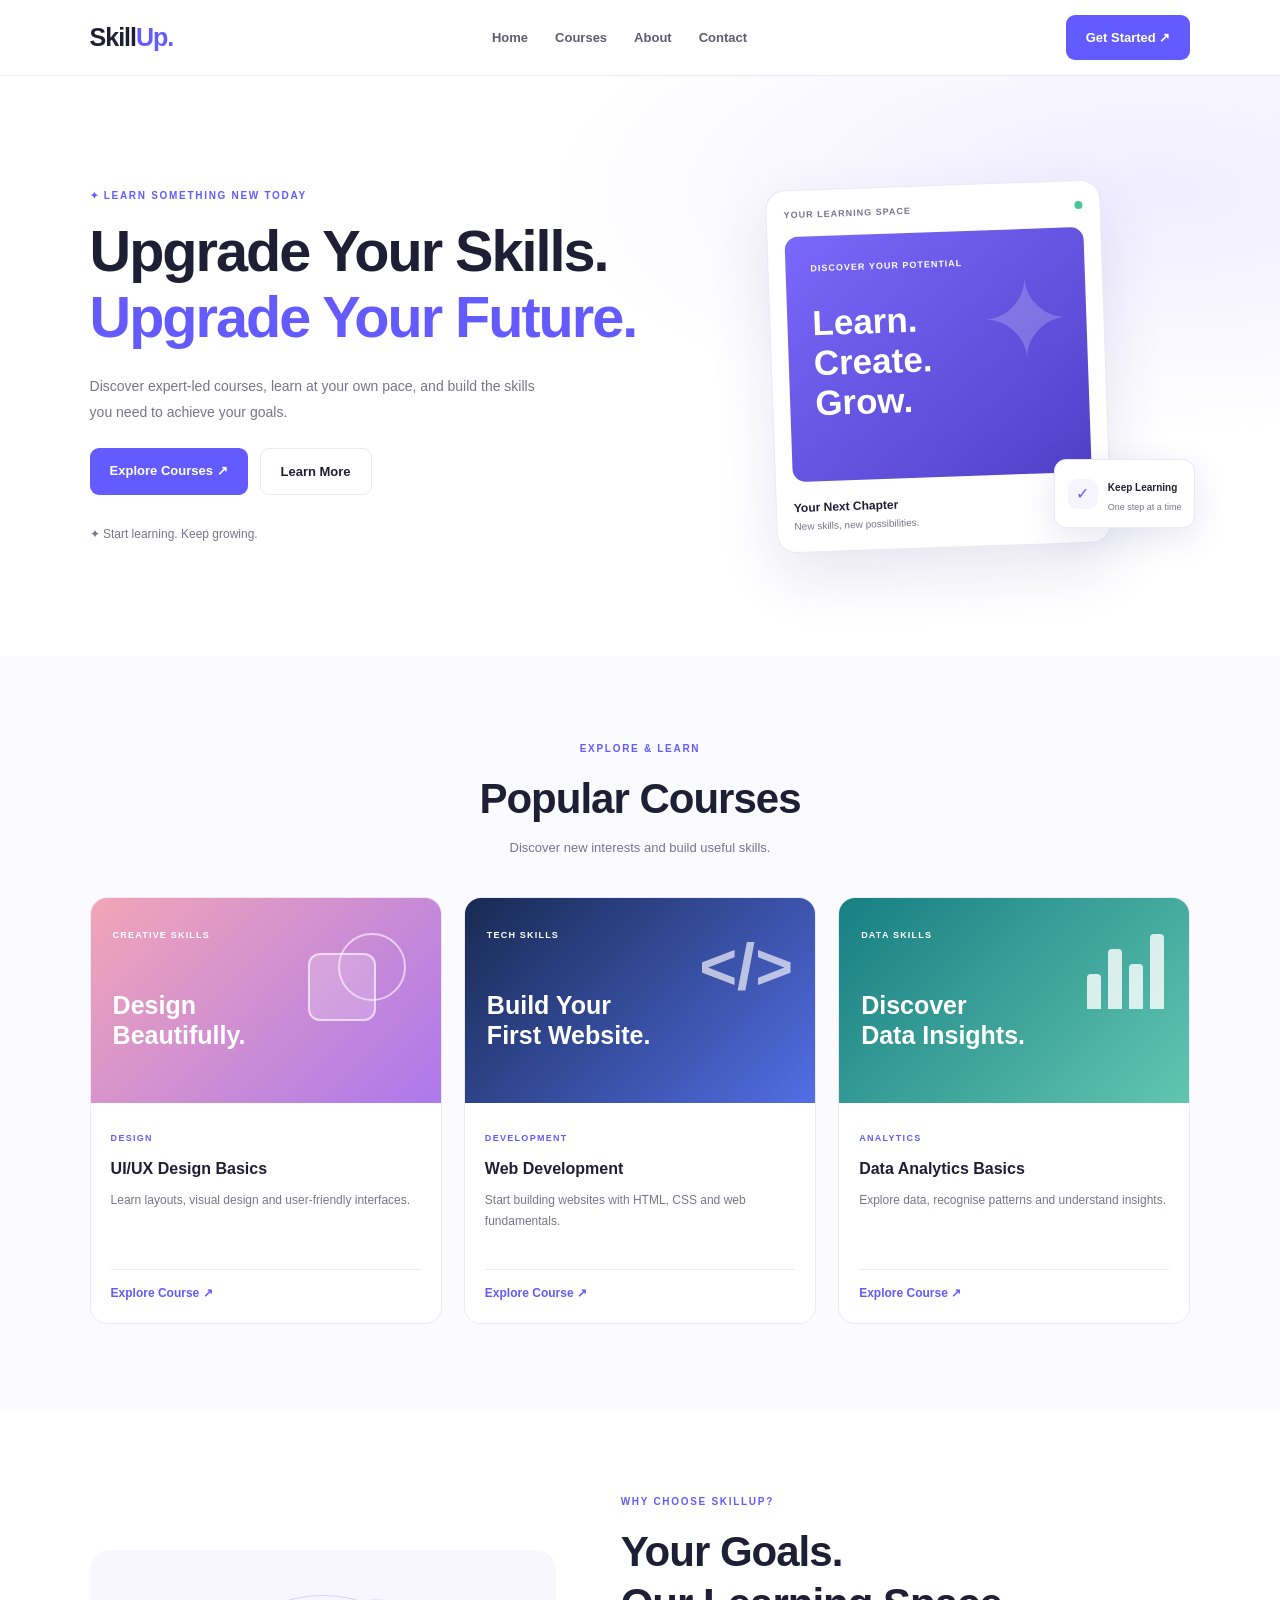
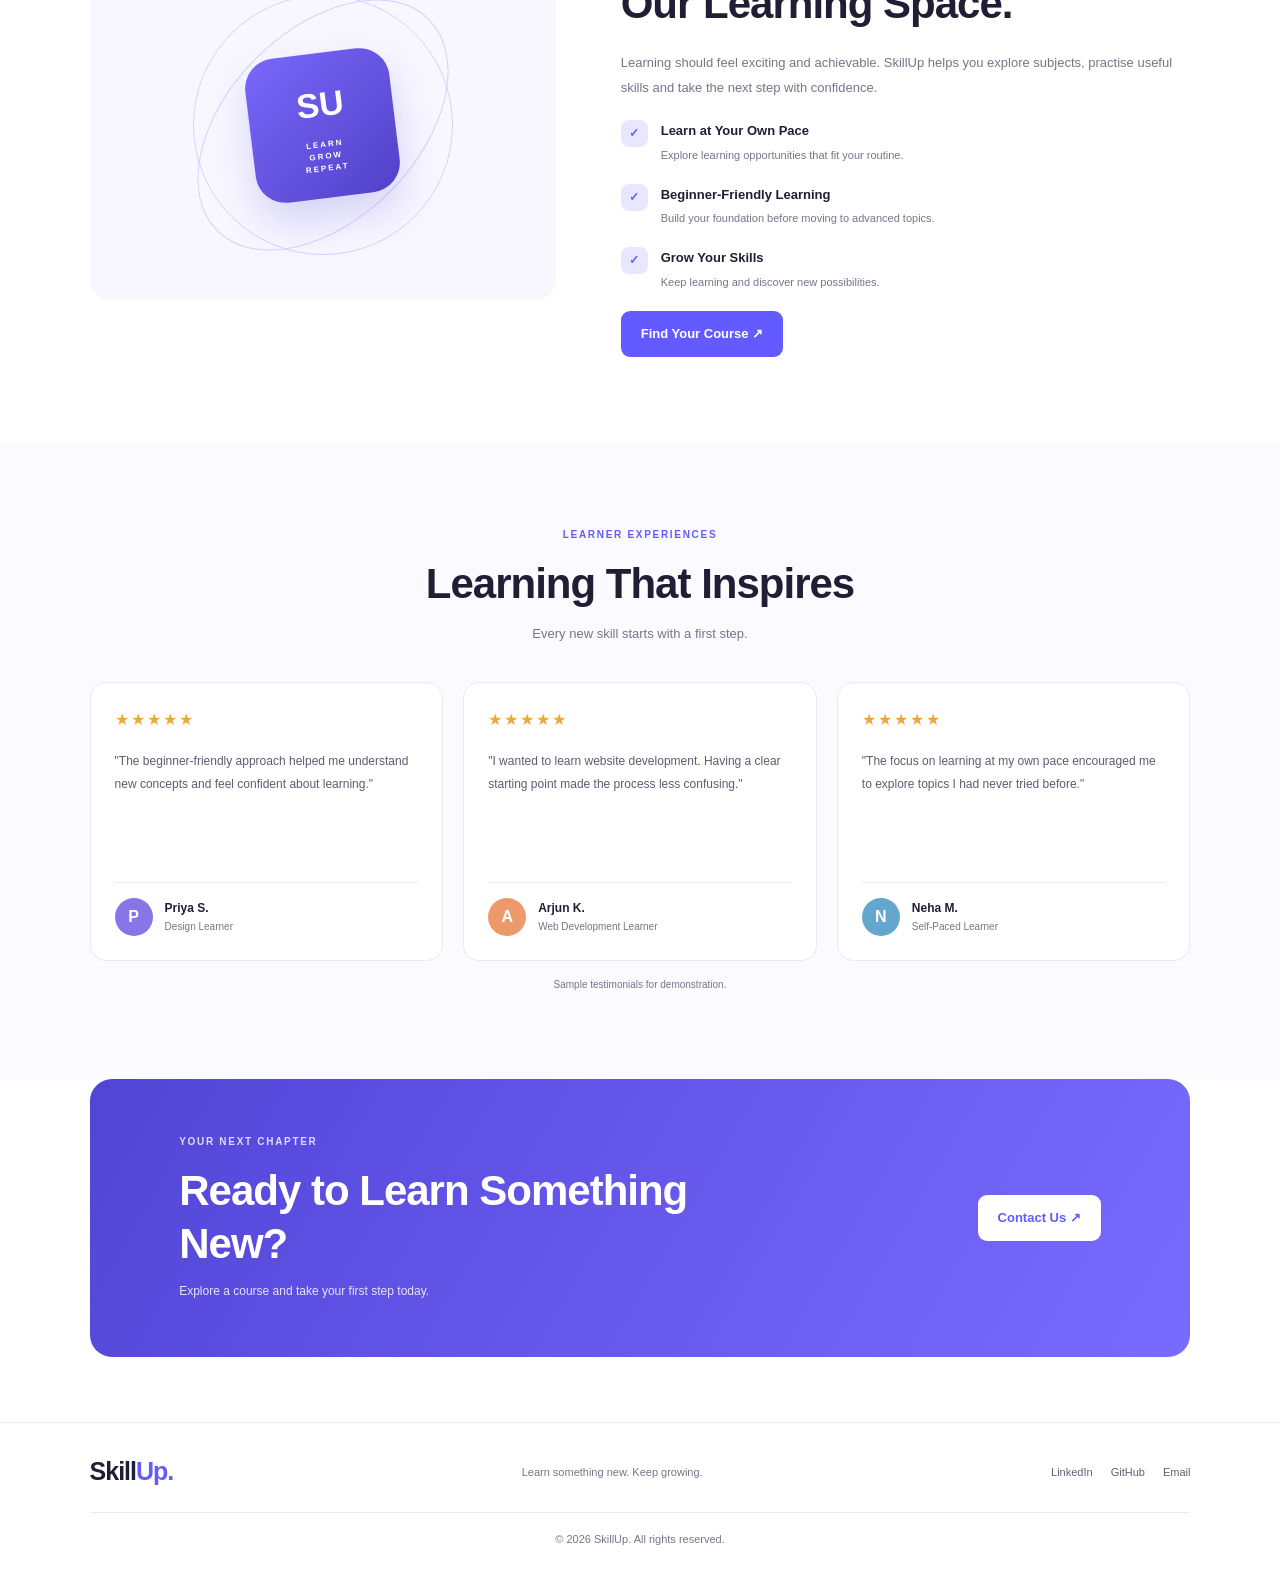
<file: index.html>
<!DOCTYPE html>
<html lang="en">
<head>
  <meta charset="UTF-8">
  <meta name="viewport" content="width=device-width, initial-scale=1.0">
  <meta name="description" content="SkillUp online learning platform">
  <title>SkillUp | Learn Without Limits</title>
  <link rel="stylesheet" href="style.css">
</head>
<body>

  <!-- Navbar -->
  <header class="navbar" id="home">
    <a href="#home" class="logo">Skill<span>Up.</span></a>

    <nav>
      <a href="#home">Home</a>
      <a href="#courses">Courses</a>
      <a href="#about">About</a>
      <a href="#contact">Contact</a>
    </nav>

    <a href="#courses" class="nav-button">Get Started ↗</a>
  </header>

  <main>
    <!-- Hero Section -->
    <section class="hero">
      <div class="hero-content">
        <p class="tagline">✦ LEARN SOMETHING NEW TODAY</p>

        <h1>Upgrade Your Skills.<br>
          <span>Upgrade Your Future.</span>
        </h1>

        <p class="hero-description">
          Discover expert-led courses, learn at your own pace,
          and build the skills you need to achieve your goals.
        </p>

        <div class="hero-buttons">
          <a href="#courses" class="primary-button">Explore Courses ↗</a>
          <a href="#about" class="secondary-button">Learn More</a>
        </div>

        <p class="hero-note">✦ Start learning. Keep growing.</p>
      </div>

      <div class="hero-visual">
        <div class="visual-card">
          <div class="visual-top">
            <span>YOUR LEARNING SPACE</span>
            <span class="status-dot"></span>
          </div>

          <div class="visual-art">
            <span class="art-symbol">✦</span>
            <p>DISCOVER YOUR POTENTIAL</p>
            <h2>Learn.<br>Create.<br>Grow.</h2>
          </div>

          <div class="visual-bottom">
            <div>
              <h3>Your Next Chapter</h3>
              <p>New skills, new possibilities.</p>
            </div>
            <span class="arrow-icon">↗</span>
          </div>
        </div>

        <div class="floating-card">
          <span>✓</span>
          <div>
            <strong>Keep Learning</strong>
            <p>One step at a time</p>
          </div>
        </div>
      </div>
    </section>

    <!-- Courses -->
    <section class="section courses" id="courses">
      <div class="section-heading">
        <p class="tagline">EXPLORE & LEARN</p>
        <h2>Popular Courses</h2>
        <p>Discover new interests and build useful skills.</p>
      </div>

      <div class="course-grid">
        <article class="course-card">
          <div class="course-art design-art">
            <span>CREATIVE SKILLS</span>
            <div class="shape-circle"></div>
            <div class="shape-square"></div>
            <h3>Design<br>Beautifully.</h3>
          </div>
          <div class="course-content">
            <span class="category">DESIGN</span>
            <h3>UI/UX Design Basics</h3>
            <p>Learn layouts, visual design and user-friendly interfaces.</p>
            <a href="#contact" class="course-link">Explore Course ↗</a>
          </div>
        </article>

        <article class="course-card">
          <div class="course-art code-art">
            <span>TECH SKILLS</span>
            <div class="code-symbol">&lt;/&gt;</div>
            <h3>Build Your<br>First Website.</h3>
          </div>
          <div class="course-content">
            <span class="category">DEVELOPMENT</span>
            <h3>Web Development</h3>
            <p>Start building websites with HTML, CSS and web fundamentals.</p>
            <a href="#contact" class="course-link">Explore Course ↗</a>
          </div>
        </article>

        <article class="course-card">
          <div class="course-art data-art">
            <span>DATA SKILLS</span>
            <div class="chart">
              <i></i><i></i><i></i><i></i>
            </div>
            <h3>Discover<br>Data Insights.</h3>
          </div>
          <div class="course-content">
            <span class="category">ANALYTICS</span>
            <h3>Data Analytics Basics</h3>
            <p>Explore data, recognise patterns and understand insights.</p>
            <a href="#contact" class="course-link">Explore Course ↗</a>
          </div>
        </article>
      </div>
    </section>

    <!-- About / Why Choose Us -->
    <section class="section about" id="about">
      <div class="about-visual">
        <div class="orbit orbit-one"></div>
        <div class="orbit orbit-two"></div>
        <div class="about-badge">
          <span>SU</span>
          <p>LEARN<br>GROW<br>REPEAT</p>
        </div>
      </div>

      <div class="about-content">
        <p class="tagline">WHY CHOOSE SKILLUP?</p>
        <h2>Your Goals.<br>Our Learning Space.</h2>
        <p class="about-description">
          Learning should feel exciting and achievable.
          SkillUp helps you explore subjects, practise useful skills
          and take the next step with confidence.
        </p>

        <div class="benefit">
          <span>✓</span>
          <div>
            <h3>Learn at Your Own Pace</h3>
            <p>Explore learning opportunities that fit your routine.</p>
          </div>
        </div>

        <div class="benefit">
          <span>✓</span>
          <div>
            <h3>Beginner-Friendly Learning</h3>
            <p>Build your foundation before moving to advanced topics.</p>
          </div>
        </div>

        <div class="benefit">
          <span>✓</span>
          <div>
            <h3>Grow Your Skills</h3>
            <p>Keep learning and discover new possibilities.</p>
          </div>
        </div>

        <a href="#courses" class="primary-button">Find Your Course ↗</a>
      </div>
    </section>

    <!-- Testimonials -->
    <section class="section testimonials" id="testimonials">
      <div class="section-heading">
        <p class="tagline">LEARNER EXPERIENCES</p>
        <h2>Learning That Inspires</h2>
        <p>Every new skill starts with a first step.</p>
      </div>

      <div class="testimonial-grid">
        <article class="testimonial-card">
          <div class="stars">★★★★★</div>
          <p class="review-text">
            "The beginner-friendly approach helped me understand
            new concepts and feel confident about learning."
          </p>
          <div class="reviewer">
            <span class="avatar purple">P</span>
            <div>
              <h3>Priya S.</h3>
              <p>Design Learner</p>
            </div>
          </div>
        </article>

        <article class="testimonial-card">
          <div class="stars">★★★★★</div>
          <p class="review-text">
            "I wanted to learn website development. Having a clear
            starting point made the process less confusing."
          </p>
          <div class="reviewer">
            <span class="avatar orange">A</span>
            <div>
              <h3>Arjun K.</h3>
              <p>Web Development Learner</p>
            </div>
          </div>
        </article>

        <article class="testimonial-card">
          <div class="stars">★★★★★</div>
          <p class="review-text">
            "The focus on learning at my own pace encouraged
            me to explore topics I had never tried before."
          </p>
          <div class="reviewer">
            <span class="avatar blue">N</span>
            <div>
              <h3>Neha M.</h3>
              <p>Self-Paced Learner</p>
            </div>
          </div>
        </article>
      </div>

      <p class="demo-note">Sample testimonials for demonstration.</p>
    </section>

    <!-- Contact CTA -->
    <section class="contact-section" id="contact">
      <div>
        <p class="tagline">YOUR NEXT CHAPTER</p>
        <h2>Ready to Learn Something New?</h2>
        <p>Explore a course and take your first step today.</p>
      </div>
      <a href="mailto:anshumannamdeo6@gmail.com" class="contact-button">
        Contact Us ↗
      </a>
    </section>
  </main>

  <!-- Footer -->
  <footer class="footer">
    <a href="#home" class="logo">Skill<span>Up.</span></a>

    <p>Learn something new. Keep growing.</p>

    <div class="social-links">
      <a href=" https://www.linkedin.com/in/anshuman-namdev-9b4887295/      " target="_blank"
         rel="noopener noreferrer">LinkedIn</a>
      <a href=" https://github.com/anshuman642" target="_blank"
         rel="noopener noreferrer">GitHub</a>
      <a href="mailto:anshumannamdeo6@gmail.com">Email</a>
    </div>

    <p class="copyright">© 2026 SkillUp. All rights reserved.</p>
  </footer>

</body>
</html>
</file>
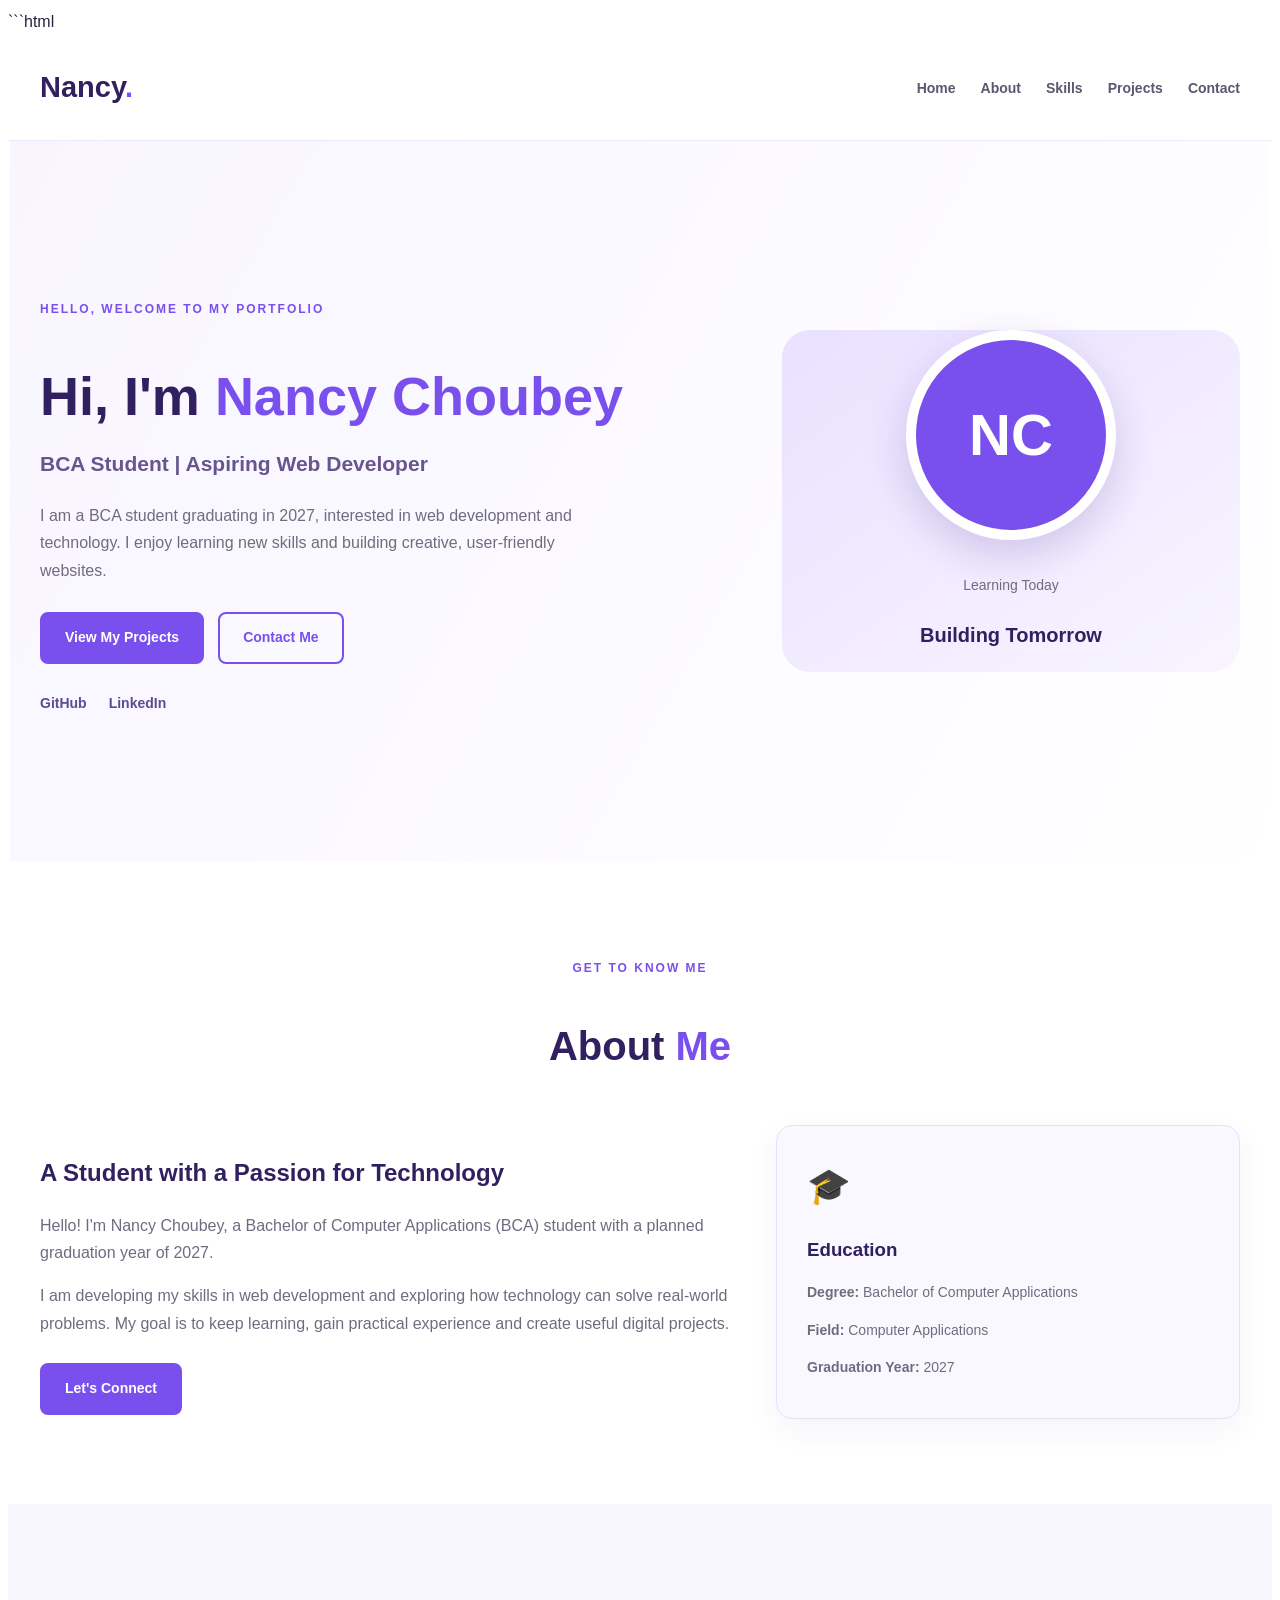
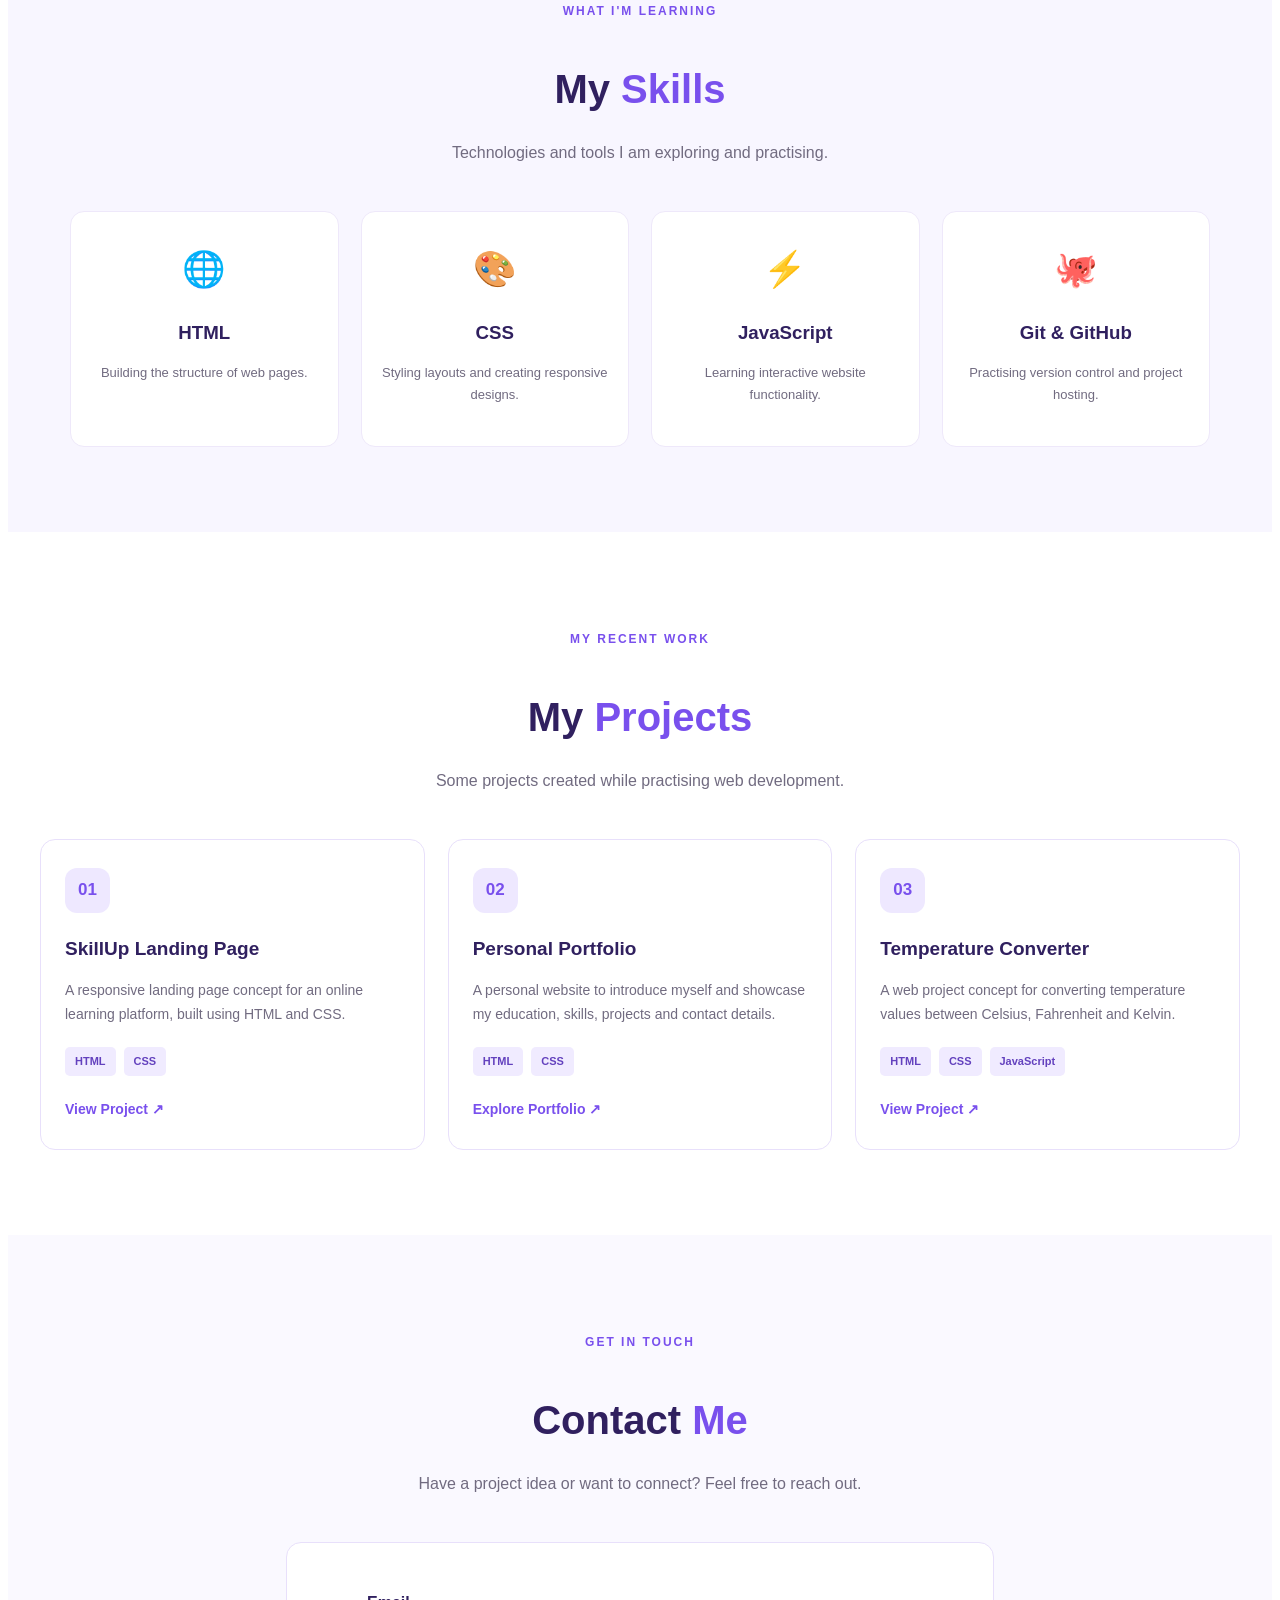
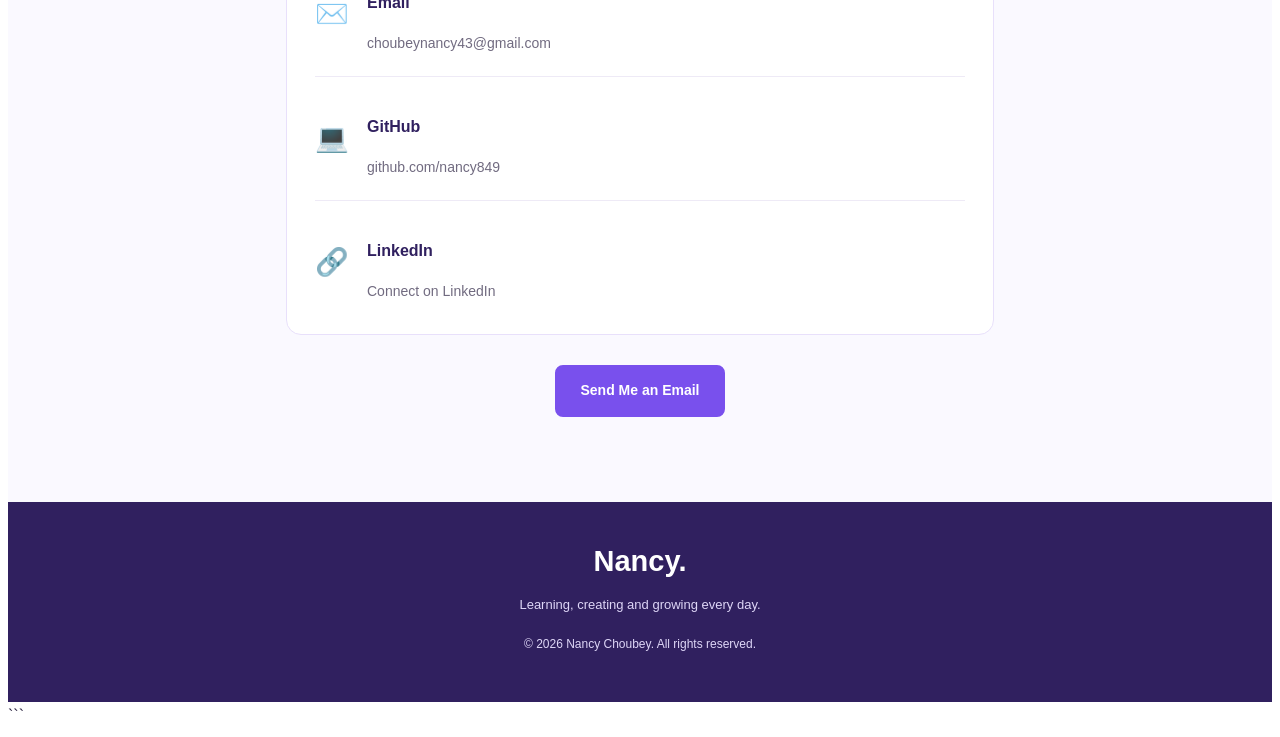
<file: WebDev-L1-Portfolio/index.html>
```html
<!DOCTYPE html>
<html lang="en">
<head>
    <meta charset="UTF-8">
    <meta name="viewport" content="width=device-width, initial-scale=1.0">

    <title>Nancy Choubey | Personal Portfolio</title>

    <meta name="description"
          content="Nancy Choubey's personal portfolio showcasing skills, projects, education and contact information.">

    <link rel="stylesheet" href="style.css">
</head>
<body>

    <!-- Navigation -->
    <header class="header">
        <nav class="navbar">
            <a href="#home" class="logo">Nancy<span>.</span></a>

            <ul class="nav-links">
                <li><a href="#home">Home</a></li>
                <li><a href="#about">About</a></li>
                <li><a href="#skills">Skills</a></li>
                <li><a href="#projects">Projects</a></li>
                <li><a href="#contact">Contact</a></li>
            </ul>
        </nav>
    </header>

    <main>

        <!-- Home Section -->
        <section class="hero" id="home">
            <div class="hero-content">
                <p class="intro">HELLO, WELCOME TO MY PORTFOLIO</p>

                <h1>Hi, I'm <span>Nancy Choubey</span></h1>

                <h2>BCA Student | Aspiring Web Developer</h2>

                <p class="hero-description">
                    I am a BCA student graduating in 2027, interested in
                    web development and technology. I enjoy learning new
                    skills and building creative, user-friendly websites.
                </p>

                <div class="hero-buttons">
                    <a href="#projects" class="btn">View My Projects</a>
                    <a href="#contact" class="btn btn-outline">Contact Me</a>
                </div>

                <div class="social-links">
                    <a href="https://github.com/nancy849"
                       target="_blank" rel="noopener noreferrer">
                        GitHub
                    </a>

                    <a href="https://www.linkedin.com/in/nancy-chaubey-53103334b/"
                       target="_blank" rel="noopener noreferrer">
                        LinkedIn
                    </a>
                </div>
            </div>

            <div class="hero-image">
                <div class="profile-circle">
                    <span>NC</span>
                </div>
                <div class="profile-caption">
                    <p>Learning Today</p>
                    <h3>Building Tomorrow</h3>
                </div>
            </div>
        </section>

        <!-- About Section -->
        <section class="section about" id="about">
            <div class="section-heading">
                <p class="intro">GET TO KNOW ME</p>
                <h2>About <span>Me</span></h2>
            </div>

            <div class="about-content">
                <div class="about-text">
                    <h3>A Student with a Passion for Technology</h3>

                    <p>
                        Hello! I'm Nancy Choubey, a Bachelor of Computer
                        Applications (BCA) student with a planned graduation
                        year of 2027.
                    </p>

                    <p>
                        I am developing my skills in web development and
                        exploring how technology can solve real-world
                        problems. My goal is to keep learning, gain practical
                        experience and create useful digital projects.
                    </p>

                    <a href="#contact" class="btn">Let's Connect</a>
                </div>

                <div class="education-card">
                    <div class="education-icon">🎓</div>
                    <h3>Education</h3>
                    <p><strong>Degree:</strong> Bachelor of Computer Applications</p>
                    <p><strong>Field:</strong> Computer Applications</p>
                    <p><strong>Graduation Year:</strong> 2027</p>
                </div>
            </div>
        </section>

        <!-- Skills Section -->
        <section class="section skills" id="skills">
            <div class="section-heading">
                <p class="intro">WHAT I'M LEARNING</p>
                <h2>My <span>Skills</span></h2>
                <p>Technologies and tools I am exploring and practising.</p>
            </div>

            <div class="skills-container">
                <div class="skill-card">
                    <div class="skill-icon">🌐</div>
                    <h3>HTML</h3>
                    <p>Building the structure of web pages.</p>
                </div>

                <div class="skill-card">
                    <div class="skill-icon">🎨</div>
                    <h3>CSS</h3>
                    <p>Styling layouts and creating responsive designs.</p>
                </div>

                <div class="skill-card">
                    <div class="skill-icon">⚡</div>
                    <h3>JavaScript</h3>
                    <p>Learning interactive website functionality.</p>
                </div>

                <div class="skill-card">
                    <div class="skill-icon">🐙</div>
                    <h3>Git & GitHub</h3>
                    <p>Practising version control and project hosting.</p>
                </div>
            </div>
        </section>

        <!-- Projects Section -->
        <section class="section projects" id="projects">
            <div class="section-heading">
                <p class="intro">MY RECENT WORK</p>
                <h2>My <span>Projects</span></h2>
                <p>Some projects created while practising web development.</p>
            </div>

            <div class="projects-container">

                <article class="project-card">
                    <div class="project-number">01</div>
                    <h3>SkillUp Landing Page</h3>

                    <p>
                        A responsive landing page concept for an online
                        learning platform, built using HTML and CSS.
                    </p>

                    <div class="project-tags">
                        <span>HTML</span>
                        <span>CSS</span>
                    </div>

                    <a href="https://nancy849.github.io/OIBSIP/WebDev-L1-LandingPage/"
                       target="_blank" rel="noopener noreferrer">
                        View Project ↗
                    </a>
                </article>

                <article class="project-card">
                    <div class="project-number">02</div>
                    <h3>Personal Portfolio</h3>

                    <p>
                        A personal website to introduce myself and showcase
                        my education, skills, projects and contact details.
                    </p>

                    <div class="project-tags">
                        <span>HTML</span>
                        <span>CSS</span>
                    </div>

                    <a href="#home">Explore Portfolio ↗</a>
                </article>

                <article class="project-card">
                    <div class="project-number">03</div>
                    <h3>Temperature Converter</h3>

                    <p>
                        A web project concept for converting temperature
                        values between Celsius, Fahrenheit and Kelvin.
                    </p>

                    <div class="project-tags">
                        <span>HTML</span>
                        <span>CSS</span>
                        <span>JavaScript</span>
                    </div>

                    <a href="https://nancy849.github.io/OIBSIP/WebDev-L1-TemperatureConverter/"
                       target="_blank" rel="noopener noreferrer">
                        View Project ↗
                    </a>
                </article>

            </div>
        </section>

        <!-- Contact Section -->
        <section class="section contact" id="contact">
            <div class="section-heading">
                <p class="intro">GET IN TOUCH</p>
                <h2>Contact <span>Me</span></h2>
                <p>
                    Have a project idea or want to connect? Feel free to reach out.
                </p>
            </div>

            <div class="contact-card">
                <div class="contact-item">
                    <span>✉️</span>
                    <div>
                        <h3>Email</h3>
                        <a href="mailto:choubeynancy43@gmail.com">
                            choubeynancy43@gmail.com
                        </a>
                    </div>
                </div>

                <div class="contact-item">
                    <span>💻</span>
                    <div>
                        <h3>GitHub</h3>
                        <a href="https://github.com/nancy849"
                           target="_blank" rel="noopener noreferrer">
                            github.com/nancy849
                        </a>
                    </div>
                </div>

                <div class="contact-item">
                    <span>🔗</span>
                    <div>
                        <h3>LinkedIn</h3>
                        <a href="https://www.linkedin.com/in/nancy-chaubey-53103334b/"
                           target="_blank" rel="noopener noreferrer">
                            Connect on LinkedIn
                        </a>
                    </div>
                </div>
            </div>

            <a href="mailto:choubeynancy43@gmail.com" class="btn">
                Send Me an Email
            </a>
        </section>

    </main>

    <!-- Footer -->
    <footer class="footer">
        <a href="#home" class="logo">Nancy<span>.</span></a>

        <p>Learning, creating and growing every day.</p>

        <p class="copyright">
            &copy; 2026 Nancy Choubey. All rights reserved.
        </p>
    </footer>

</body>
</html>
```
</file>
<file: style.css>
/* GLOBAL */
:root {
  --primary: #635bff;
  --primary-dark: #4c43e8;
  --ink: #201e35;
  --muted: #77758a;
  --soft: #f5f4ff;
  --border: #eae8f4;
}

* {
  margin: 0;
  padding: 0;
  box-sizing: border-box;
}

html {
  scroll-behavior: smooth;
  scroll-padding-top: 100px;
}

body {
  font-family: Arial, Helvetica, sans-serif;
  color: var(--ink);
  background: white;
  line-height: 1.65;
}

a {
  text-decoration: none;
  color: inherit;
}

section {
  scroll-margin-top: 90px;
}

.primary-button,
.secondary-button,
.nav-button,
.contact-button {
  display: inline-block;
  padding: 12px 20px;
  border-radius: 9px;
  font-size: 13px;
  font-weight: 700;
  transition: 0.2s ease;
}

.primary-button,
.nav-button {
  color: white;
  background: var(--primary);
}

.primary-button:hover,
.nav-button:hover {
  background: var(--primary-dark);
  transform: translateY(-2px);
}

.secondary-button {
  border: 1px solid var(--border);
  background: white;
}

.secondary-button:hover {
  background: var(--soft);
}

.tagline {
  color: var(--primary);
  font-size: 10px;
  font-weight: 800;
  letter-spacing: 1.7px;
  margin-bottom: 15px;
}

/* NAVIGATION */
.navbar {
  min-height: 76px;
  padding: 15px 7%;
  display: flex;
  align-items: center;
  justify-content: space-between;
  gap: 22px;
  background: rgba(255, 255, 255, 0.97);
  border-bottom: 1px solid var(--border);
  position: sticky;
  top: 0;
  z-index: 100;
}

.logo {
  font-size: 25px;
  font-weight: 800;
  letter-spacing: -1px;
  white-space: nowrap;
}

.logo span {
  color: var(--primary);
}

.navbar nav {
  display: flex;
  align-items: center;
  gap: 27px;
}

.navbar nav a {
  color: #5f5c72;
  font-size: 13px;
  font-weight: 600;
}

.navbar nav a:hover {
  color: var(--primary);
}

/* HERO */
.hero {
  padding: 75px 7%;
  min-height: 580px;
  display: grid;
  grid-template-columns: 1.05fr 0.95fr;
  align-items: center;
  gap: 40px;
  background: radial-gradient(ellipse at 90% 20%, #f0edff, transparent 38%);
}

.hero-content {
  min-width: 0;
}

.hero h1 {
  font-size: clamp(38px, 4.5vw, 60px);
  line-height: 1.14;
  letter-spacing: -2px;
}

.hero h1 span {
  color: var(--primary);
}

.hero-description {
  max-width: 470px;
  margin: 22px 0;
  color: var(--muted);
  font-size: 14px;
  line-height: 1.9;
}

.hero-buttons {
  display: flex;
  flex-wrap: wrap;
  gap: 12px;
}

.hero-note {
  margin-top: 30px;
  color: var(--muted);
  font-size: 12px;
}

/* HERO VISUAL */
.hero-visual {
  min-height: 420px;
  position: relative;
  display: grid;
  place-items: center;
}

.visual-card {
  width: min(100%, 335px);
  padding: 17px;
  position: relative;
  z-index: 1;
  border: 1px solid var(--border);
  border-radius: 20px;
  background: white;
  box-shadow: 0 25px 60px rgba(61, 46, 140, 0.12);
  transform: rotate(-2deg);
}

.visual-top {
  display: flex;
  justify-content: space-between;
  align-items: center;
  padding-bottom: 14px;
  font-size: 9px;
  font-weight: 800;
  letter-spacing: 1px;
  color: var(--muted);
}

.status-dot {
  width: 8px;
  height: 8px;
  border-radius: 50%;
  background: #49c69a;
}

.visual-art {
  position: relative;
  min-height: 245px;
  padding: 25px;
  overflow: hidden;
  border-radius: 13px;
  color: white;
  background: linear-gradient(140deg, #7968fa, #5141c8);
}

.art-symbol {
  position: absolute;
  right: 15px;
  top: 0;
  font-size: 110px;
  color: rgba(255, 255, 255, 0.2);
}

.visual-art > p {
  position: relative;
  font-size: 9px;
  letter-spacing: 1px;
  font-weight: 700;
}

.visual-art h2 {
  position: relative;
  margin-top: 27px;
  font-size: 35px;
  line-height: 1.15;
}

.visual-bottom {
  display: flex;
  justify-content: space-between;
  align-items: center;
  gap: 10px;
  padding-top: 17px;
}

.visual-bottom h3 {
  font-size: 12px;
}

.visual-bottom p {
  color: var(--muted);
  font-size: 10px;
}

.arrow-icon {
  width: 33px;
  height: 33px;
  display: grid;
  place-items: center;
  color: var(--primary);
  background: var(--soft);
  border-radius: 9px;
}

.floating-card {
  position: absolute;
  right: -5px;
  bottom: 48px;
  z-index: 2;
  display: flex;
  align-items: center;
  gap: 10px;
  padding: 13px;
  border: 1px solid var(--border);
  border-radius: 12px;
  background: white;
  box-shadow: 0 10px 35px rgba(61, 46, 140, 0.12);
}

.floating-card > span {
  width: 30px;
  height: 30px;
  display: grid;
  place-items: center;
  border-radius: 9px;
  background: var(--soft);
  color: var(--primary);
}

.floating-card strong {
  font-size: 10px;
}

.floating-card p {
  font-size: 9px;
  color: var(--muted);
}

/* COMMON SECTIONS */
.section {
  padding: 85px 7%;
}

.section-heading {
  text-align: center;
  margin-bottom: 38px;
}

.section-heading h2,
.about-content h2,
.contact-section h2 {
  font-size: clamp(29px, 3.5vw, 42px);
  line-height: 1.25;
  letter-spacing: -1px;
}

.section-heading > p:last-child {
  margin-top: 12px;
  color: var(--muted);
  font-size: 13px;
}

/* COURSE CARDS */
.courses {
  background: #fbfaff;
}

.course-grid {
  display: grid;
  grid-template-columns: repeat(3, minmax(0, 1fr));
  gap: 22px;
}

.course-card {
  min-width: 0;
  overflow: hidden;
  border: 1px solid var(--border);
  border-radius: 17px;
  background: white;
  transition: transform 0.2s, box-shadow 0.2s;
}

.course-card:hover {
  transform: translateY(-5px);
  box-shadow: 0 15px 35px rgba(40, 31, 100, 0.09);
}

.course-art {
  min-height: 205px;
  position: relative;
  padding: 22px;
  overflow: hidden;
  color: white;
}

.course-art > span {
  position: relative;
  z-index: 1;
  font-size: 9px;
  font-weight: 800;
  letter-spacing: 1.2px;
}

.course-art h3 {
  position: relative;
  z-index: 1;
  margin-top: 44px;
  font-size: 25px;
  line-height: 1.2;
}

.design-art {
  background: linear-gradient(135deg, #f2a5b7, #ac78ec);
}

.shape-circle,
.shape-square {
  position: absolute;
  top: 35px;
  right: 35px;
  width: 68px;
  height: 68px;
  border: 2px solid rgba(255, 255, 255, 0.6);
  border-radius: 50%;
}

.shape-square {
  top: 55px;
  right: 65px;
  border-radius: 12px;
  background: rgba(255, 255, 255, 0.2);
}

.code-art {
  background: linear-gradient(135deg, #182a52, #526ee4);
}

.code-symbol {
  position: absolute;
  top: 15px;
  right: 22px;
  font-size: 65px;
  font-weight: 800;
  color: rgba(255, 255, 255, 0.65);
}

.data-art {
  background: linear-gradient(135deg, #177e83, #61c6b0);
}

.chart {
  position: absolute;
  top: 36px;
  right: 25px;
  height: 75px;
  display: flex;
  align-items: end;
  gap: 7px;
}

.chart i {
  width: 14px;
  height: 35px;
  border-radius: 4px 4px 0 0;
  background: rgba(255, 255, 255, 0.8);
}

.chart i:nth-child(2) { height: 60px; }
.chart i:nth-child(3) { height: 45px; }
.chart i:nth-child(4) { height: 75px; }

.course-content {
  padding: 20px;
}

.category {
  color: var(--primary);
  font-size: 9px;
  font-weight: 800;
  letter-spacing: 1.3px;
}

.course-content h3 {
  margin: 7px 0;
  font-size: 16px;
}

.course-content > p {
  min-height: 65px;
  color: var(--muted);
  font-size: 12px;
  line-height: 1.8;
}

.course-link {
  display: block;
  padding-top: 14px;
  margin-top: 14px;
  border-top: 1px solid var(--border);
  color: var(--primary);
  font-size: 12px;
  font-weight: 700;
}

/* ABOUT */
.about {
  display: grid;
  grid-template-columns: 0.9fr 1.1fr;
  align-items: center;
  gap: 65px;
}

.about-visual {
  min-height: 350px;
  position: relative;
  display: grid;
  place-items: center;
  overflow: hidden;
  background: #f8f7ff;
  border-radius: 20px;
}

.orbit {
  position: absolute;
  width: 260px;
  height: 260px;
  border: 1px solid #d5d0ff;
  border-radius: 50%;
}

.orbit-two {
  width: 190px;
  height: 300px;
  transform: rotate(45deg);
}

.about-badge {
  width: 145px;
  height: 145px;
  display: flex;
  flex-direction: column;
  align-items: center;
  justify-content: center;
  gap: 6px;
  border-radius: 30px;
  background: linear-gradient(140deg, #7968fa, #5141c8);
  color: white;
  transform: rotate(-7deg);
  box-shadow: 0 20px 40px rgba(80, 66, 210, 0.2);
}

.about-badge span {
  font-size: 34px;
  font-weight: 800;
}

.about-badge p {
  text-align: center;
  font-size: 8px;
  line-height: 1.5;
  letter-spacing: 2px;
  font-weight: 700;
}

.about-description {
  margin: 20px 0;
  color: var(--muted);
  font-size: 13px;
  line-height: 1.9;
}

.benefit {
  display: flex;
  align-items: flex-start;
  gap: 13px;
  margin: 20px 0;
}

.benefit > span {
  width: 27px;
  height: 27px;
  flex-shrink: 0;
  display: grid;
  place-items: center;
  border-radius: 8px;
  color: var(--primary);
  background: #e9e6ff;
  font-size: 12px;
  font-weight: 800;
}

.benefit h3 {
  font-size: 13px;
}

.benefit p {
  margin-top: 4px;
  color: var(--muted);
  font-size: 11px;
}

/* TESTIMONIALS */
.testimonials {
  background: #fbfaff;
}

.testimonial-grid {
  display: grid;
  grid-template-columns: repeat(3, minmax(0, 1fr));
  gap: 20px;
}

.testimonial-card {
  padding: 24px;
  border: 1px solid var(--border);
  border-radius: 16px;
  background: white;
}

.stars {
  color: #f0a63b;
  letter-spacing: 2px;
}

.review-text {
  min-height: 115px;
  margin: 17px 0;
  color: #5f5b73;
  font-size: 12px;
  line-height: 1.9;
}

.reviewer {
  display: flex;
  align-items: center;
  gap: 12px;
  padding-top: 15px;
  border-top: 1px solid var(--border);
}

.avatar {
  width: 38px;
  height: 38px;
  display: grid;
  place-items: center;
  border-radius: 50%;
  color: white;
  font-weight: 800;
}

.purple { background: #8875e8; }
.orange { background: #ed996a; }
.blue { background: #63a6ce; }

.reviewer h3 {
  font-size: 12px;
}

.reviewer p {
  font-size: 10px;
  color: var(--muted);
}

.demo-note {
  margin-top: 16px;
  text-align: center;
  color: var(--muted);
  font-size: 10px;
}

/* CONTACT CTA */
.contact-section {
  margin: 0 7% 65px;
  padding: 55px 7%;
  display: flex;
  align-items: center;
  justify-content: space-between;
  gap: 25px;
  border-radius: 22px;
  color: white;
  background: linear-gradient(120deg, #5145d6, #796bff);
}

.contact-section .tagline {
  color: #dedaff;
}

.contact-section h2 {
  max-width: 580px;
}

.contact-section div > p:last-child {
  margin-top: 12px;
  color: #e7e4ff;
  font-size: 12px;
}

.contact-button {
  flex-shrink: 0;
  color: var(--primary);
  background: white;
}

.contact-button:hover {
  background: #f0eeff;
}

/* FOOTER */
.footer {
  display: flex;
  flex-wrap: wrap;
  align-items: center;
  justify-content: space-between;
  gap: 20px;
  padding: 28px 7%;
  border-top: 1px solid var(--border);
}

.footer > p {
  color: var(--muted);
  font-size: 11px;
}

.social-links {
  display: flex;
  flex-wrap: wrap;
  gap: 18px;
}

.social-links a {
  color: #625f76;
  font-size: 11px;
}

.social-links a:hover {
  color: var(--primary);
}

.footer .copyright {
  width: 100%;
  padding-top: 17px;
  border-top: 1px solid var(--border);
  text-align: center;
}

/* RESPONSIVE */
@media (max-width: 900px) {
  .navbar {
    padding-left: 5%;
    padding-right: 5%;
    gap: 14px;
  }

  .navbar nav {
    gap: 15px;
  }

  .hero {
    padding-left: 5%;
    padding-right: 5%;
    gap: 20px;
  }

  .hero h1 {
    font-size: 43px;
  }

  .section {
    padding-left: 5%;
    padding-right: 5%;
  }

  .course-grid,
  .testimonial-grid {
    gap: 12px;
  }

  .course-content {
    padding: 15px;
  }

  .about {
    gap: 30px;
  }

  .contact-section {
    margin-left: 5%;
    margin-right: 5%;
  }

  .footer {
    padding-left: 5%;
    padding-right: 5%;
  }
}

@media (max-width: 680px) {
  .navbar {
    flex-wrap: wrap;
    padding: 13px 5%;
  }

  .navbar nav {
    order: 3;
    width: 100%;
    justify-content: center;
    flex-wrap: wrap;
    gap: 12px 22px;
  }

  .navbar nav a {
    font-size: 12px;
  }

  .nav-button {
    padding: 9px 12px;
    font-size: 11px;
  }

  .logo {
    font-size: 22px;
  }

  .hero {
    grid-template-columns: 1fr;
    padding-top: 55px;
    padding-bottom: 55px;
  }

  .hero h1 {
    font-size: clamp(37px, 8vw, 52px);
    letter-spacing: -1.5px;
  }

  .hero-description {
    font-size: 13px;
  }

  .hero-visual {
    min-height: 380px;
  }

  .visual-card {
    width: min(80%, 335px);
  }

  .floating-card {
    right: 0;
    bottom: 30px;
  }

  .section {
    padding: 60px 6%;
  }

  .course-grid,
  .testimonial-grid {
    grid-template-columns: 1fr;
    gap: 20px;
  }

  .course-content > p {
    min-height: auto;
  }

  .review-text {
    min-height: auto;
  }

  .about {
    grid-template-columns: 1fr;
    gap: 30px;
  }

  .about-visual {
    min-height: 300px;
  }

  .contact-section {
    margin: 0 5% 45px;
    padding: 38px 7%;
    align-items: flex-start;
    flex-direction: column;
  }

  .footer {
    flex-direction: column;
    text-align: center;
  }

  .social-links {
    justify-content: center;
  }
}

@media (max-width: 380px) {
  .navbar nav {
    gap: 10px;
  }

  .navbar nav a {
    font-size: 11px;
  }

  .hero-buttons {
    flex-direction: column;
    align-items: stretch;
  }

  .hero-buttons a {
    text-align: center;
  }

  .floating-card {
    padding: 9px;
  }

  .course-art {
    padding: 18px;
  }
}

a:focus-visible {
  outline: 3px solid #a49dff;
  outline-offset: 4px;
}

@media (prefers-reduced-motion: reduce) {
  html {
    scroll-behavior: auto;
  }

  *,
  *::before,
  *::after {
    transition-duration: 0.01ms !important;
  }
}
</file>
<file: WebDev-L1-Portfolio/style.css>
```css
/* General Styling */
* {
    margin: 0;
    padding: 0;
    box-sizing: border-box;
}

html {
    scroll-behavior: smooth;
    scroll-padding-top: 85px;
}

body {
    font-family: Arial, Helvetica, sans-serif;
    background: #ffffff;
    color: #28213f;
    line-height: 1.7;
}

a {
    text-decoration: none;
}

span {
    color: #7950ed;
}

/* Header and Navigation */
.header {
    position: sticky;
    top: 0;
    z-index: 100;
    background: #ffffff;
    border-bottom: 1px solid #eee8fa;
}

.navbar {
    max-width: 1200px;
    min-height: 75px;
    margin: auto;
    padding: 15px 30px;
    display: flex;
    justify-content: space-between;
    align-items: center;
    gap: 25px;
}

.logo {
    font-size: 29px;
    font-weight: 800;
    color: #30205f;
}

.nav-links {
    display: flex;
    align-items: center;
    gap: 25px;
    list-style: none;
}

.nav-links a {
    color: #5c566e;
    font-size: 14px;
    font-weight: 600;
    transition: color 0.3s;
}

.nav-links a:hover {
    color: #7950ed;
}

/* Hero Section */
.hero {
    max-width: 1200px;
    min-height: 570px;
    margin: auto;
    padding: 75px 30px;
    display: grid;
    grid-template-columns: 1.2fr 0.8fr;
    align-items: center;
    gap: 55px;
    background: linear-gradient(120deg, #f8f5ff, #ffffff);
}

.hero-content {
    max-width: 650px;
}

.intro {
    color: #7950ed;
    font-size: 12px;
    font-weight: 800;
    letter-spacing: 2px;
    margin-bottom: 15px;
}

.hero h1 {
    font-size: clamp(34px, 4.5vw, 54px);
    line-height: 1.2;
    margin-bottom: 15px;
    color: #30205f;
}

.hero h2 {
    font-size: 21px;
    color: #67558f;
    margin-bottom: 20px;
}

.hero-description {
    color: #716b80;
    max-width: 560px;
    margin-bottom: 28px;
}

.hero-buttons {
    display: flex;
    flex-wrap: wrap;
    gap: 14px;
}

.btn {
    display: inline-block;
    padding: 12px 23px;
    border: 2px solid #7950ed;
    border-radius: 8px;
    background: #7950ed;
    color: #ffffff;
    font-size: 14px;
    font-weight: 700;
    transition: 0.3s ease;
}

.btn:hover {
    background: #5c35cc;
    border-color: #5c35cc;
    transform: translateY(-2px);
}

.btn-outline {
    background: transparent;
    color: #7950ed;
}

.btn-outline:hover {
    background: #eee8ff;
    color: #5c35cc;
    border-color: #5c35cc;
}

.social-links {
    display: flex;
    gap: 22px;
    margin-top: 28px;
}

.social-links a {
    color: #5e4b90;
    font-size: 14px;
    font-weight: 700;
}

.social-links a:hover {
    color: #7950ed;
}

/* Profile Illustration */
.hero-image {
    min-height: 340px;
    display: flex;
    flex-direction: column;
    justify-content: center;
    align-items: center;
    position: relative;
    border-radius: 28px;
    background: linear-gradient(145deg, #e9e1ff, #f8f5ff);
}

.profile-circle {
    width: 190px;
    height: 190px;
    border-radius: 50%;
    display: grid;
    place-items: center;
    background: #7950ed;
    border: 10px solid #ffffff;
    box-shadow: 0 15px 40px rgba(75, 44, 150, 0.2);
}

.profile-circle span {
    color: #ffffff;
    font-size: 58px;
    font-weight: 800;
}

.profile-caption {
    margin-top: 20px;
    text-align: center;
}

.profile-caption p {
    color: #716b80;
    font-size: 14px;
}

.profile-caption h3 {
    color: #30205f;
    font-size: 20px;
}

/* Common Section Styling */
.section {
    max-width: 1200px;
    margin: auto;
    padding: 85px 30px;
}

.section-heading {
    text-align: center;
    margin-bottom: 45px;
}

.section-heading h2 {
    color: #30205f;
    font-size: clamp(30px, 4vw, 40px);
    margin-bottom: 10px;
}

.section-heading > p:last-child {
    color: #716b80;
}

/* About Section */
.about-content {
    display: grid;
    grid-template-columns: 1.2fr 0.8fr;
    gap: 40px;
    align-items: center;
}

.about-text h3 {
    font-size: 24px;
    color: #30205f;
    margin-bottom: 18px;
}

.about-text p {
    color: #716b80;
    margin-bottom: 16px;
}

.about-text .btn {
    margin-top: 10px;
}

.education-card {
    padding: 30px;
    border: 1px solid #e8e0fb;
    border-radius: 16px;
    background: #faf8ff;
    box-shadow: 0 10px 30px rgba(65, 42, 120, 0.06);
}

.education-icon {
    font-size: 35px;
    margin-bottom: 12px;
}

.education-card h3 {
    color: #30205f;
    margin-bottom: 15px;
}

.education-card p {
    color: #716b80;
    font-size: 14px;
    margin-bottom: 8px;
}

/* Skills Section */
.skills {
    max-width: none;
    background: #f8f6ff;
}

.skills .section-heading,
.skills-container {
    max-width: 1140px;
    margin-left: auto;
    margin-right: auto;
}

.skills-container {
    display: grid;
    grid-template-columns: repeat(4, minmax(0, 1fr));
    gap: 22px;
}

.skill-card {
    padding: 27px 20px;
    border: 1px solid #eee8fa;
    border-radius: 14px;
    background: #ffffff;
    text-align: center;
    transition: 0.3s ease;
}

.skill-card:hover {
    transform: translateY(-5px);
    box-shadow: 0 12px 30px rgba(65, 42, 120, 0.1);
}

.skill-icon {
    font-size: 35px;
    margin-bottom: 12px;
}

.skill-card h3 {
    color: #30205f;
    margin-bottom: 8px;
}

.skill-card p {
    color: #716b80;
    font-size: 13px;
}

/* Projects Section */
.projects-container {
    display: grid;
    grid-template-columns: repeat(3, minmax(0, 1fr));
    gap: 23px;
}

.project-card {
    padding: 28px 24px;
    border: 1px solid #e8e0fb;
    border-radius: 15px;
    background: #ffffff;
    transition: 0.3s ease;
}

.project-card:hover {
    transform: translateY(-6px);
    box-shadow: 0 15px 35px rgba(65, 42, 120, 0.1);
}

.project-number {
    width: 45px;
    height: 45px;
    display: grid;
    place-items: center;
    border-radius: 12px;
    background: #eee8ff;
    color: #7950ed;
    font-size: 17px;
    font-weight: 800;
    margin-bottom: 20px;
}

.project-card h3 {
    color: #30205f;
    font-size: 19px;
    margin-bottom: 12px;
}

.project-card p {
    color: #716b80;
    font-size: 14px;
    margin-bottom: 20px;
}

.project-tags {
    display: flex;
    flex-wrap: wrap;
    gap: 8px;
    margin-bottom: 22px;
}

.project-tags span {
    padding: 5px 10px;
    border-radius: 5px;
    background: #f0ebff;
    color: #6341be;
    font-size: 11px;
    font-weight: 700;
}

.project-card > a {
    color: #7950ed;
    font-size: 14px;
    font-weight: 700;
}

.project-card > a:hover {
    color: #4c2aaa;
}

/* Contact Section */
.contact {
    text-align: center;
    background: #faf9ff;
    max-width: none;
}

.contact-card {
    max-width: 650px;
    margin: 0 auto 30px;
    padding: 10px 28px;
    border: 1px solid #e8e0fb;
    border-radius: 15px;
    background: #ffffff;
    text-align: left;
}

.contact-item {
    display: flex;
    align-items: center;
    gap: 18px;
    padding: 20px 0;
    border-bottom: 1px solid #eeeaf6;
}

.contact-item:last-child {
    border-bottom: none;
}

.contact-item > span {
    font-size: 27px;
}

.contact-item h3 {
    color: #30205f;
    font-size: 16px;
}

.contact-item a {
    color: #716b80;
    font-size: 14px;
    overflow-wrap: anywhere;
}

.contact-item a:hover {
    color: #7950ed;
}

/* Footer */
.footer {
    padding: 35px 20px;
    text-align: center;
    background: #30205f;
    color: #ffffff;
}

.footer .logo,
.footer .logo span {
    color: #ffffff;
}

.footer p {
    margin-top: 8px;
    color: #ded6f7;
    font-size: 13px;
}

.footer .copyright {
    margin-top: 18px;
    font-size: 12px;
}

/* Tablet Layout */
@media (max-width: 900px) {
    .hero {
        grid-template-columns: 1fr;
        gap: 35px;
    }

    .hero-image {
        max-width: 600px;
        width: 100%;
        margin: auto;
    }

    .about-content {
        grid-template-columns: 1fr;
    }

    .skills-container {
        grid-template-columns: repeat(2, minmax(0, 1fr));
    }

    .projects-container {
        grid-template-columns: repeat(2, minmax(0, 1fr));
    }
}

/* Mobile Layout */
@media (max-width: 600px) {
    .navbar {
        flex-direction: column;
        padding: 16px 15px;
        gap: 12px;
    }

    .nav-links {
        justify-content: center;
        flex-wrap: wrap;
        gap: 12px 18px;
    }

    .nav-links a {
        font-size: 13px;
    }

    .hero,
    .section {
        padding: 55px 20px;
    }

    .hero h1 {
        font-size: 36px;
    }

    .hero h2 {
        font-size: 18px;
    }

    .hero-buttons {
        gap: 10px;
    }

    .btn {
        padding: 11px 16px;
    }

    .hero-image {
        min-height: 290px;
    }

    .profile-circle {
        width: 155px;
        height: 155px;
    }

    .profile-circle span {
        font-size: 45px;
    }

    .skills-container,
    .projects-container {
        grid-template-columns: 1fr;
    }

    .section-heading {
        margin-bottom: 32px;
    }

    .contact-card {
        padding: 8px 18px;
    }
}
```
</file>
